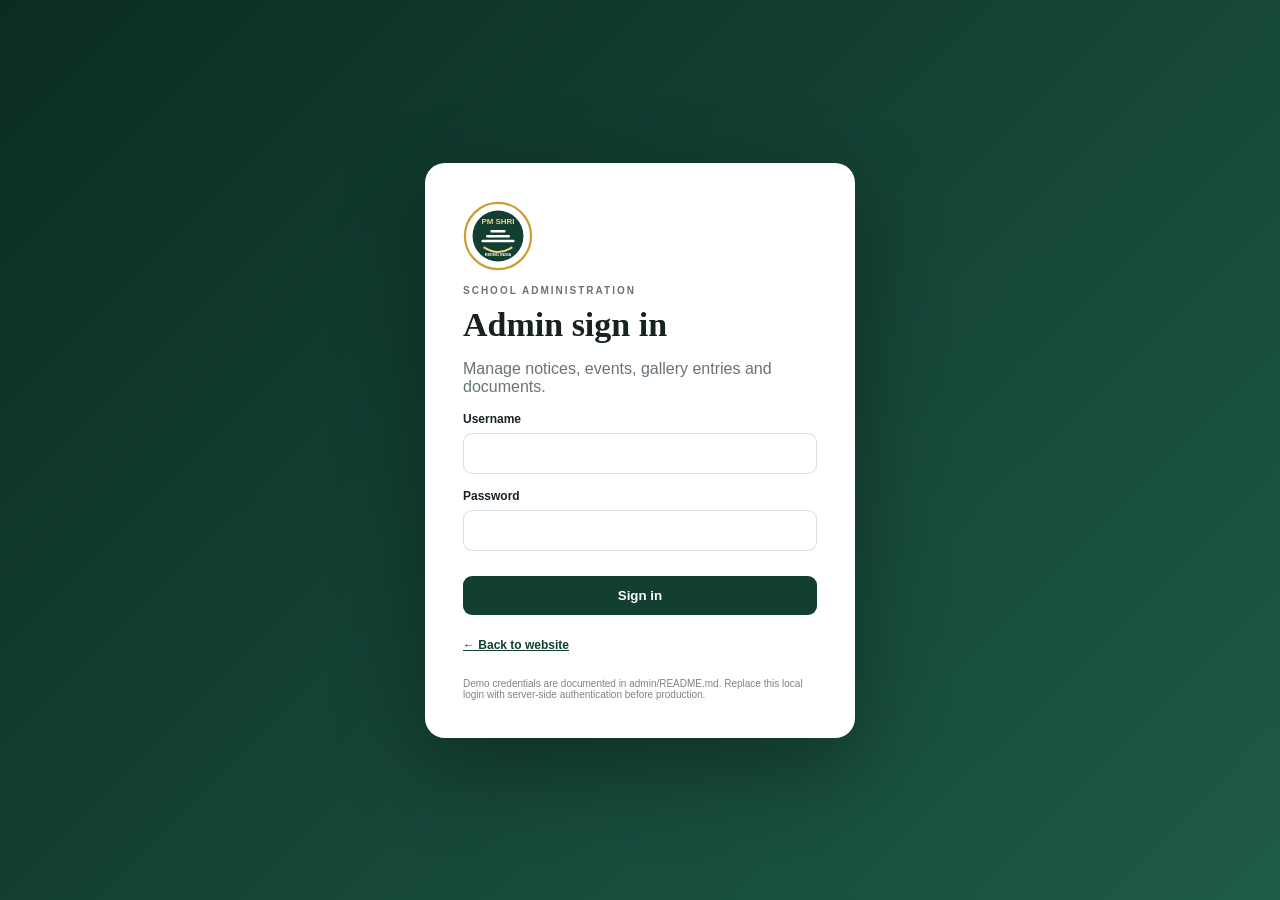
<file: admin/dashboard.html>
<!doctype html><html><head><meta charset="utf-8"><meta name="viewport" content="width=device-width,initial-scale=1"><title>Dashboard | PM SHRI GHSS Jairampur</title><link rel="stylesheet" href="admin.css"></head><body>
<div class="shell"><aside><div class="adminbrand"><img src="../assets/logo.svg"><b>PM SHRI GHSS<br>JAIRAMPUR</b></div><a class="active" href="#overview">Dashboard</a><a href="#notices">Notices</a><a href="#events">Events</a><a href="#gallery">Gallery</a><a href="#documents">Documents</a><button id="logout">Log out</button></aside>
<main><div class="mobilebar"><b>School Admin</b><a href="../index.html">View website</a></div><section id="overview"><p class="eyebrow">ADMINISTRATION</p><h1>School content dashboard</h1><p class="muted">Changes are saved in this browser's local storage for this demo.</p><div class="metricgrid"><div><b id="mN">0</b><span>Notices</span></div><div><b id="mE">0</b><span>Events</span></div><div><b id="mG">0</b><span>Gallery items</span></div><div><b id="mD">0</b><span>Documents</span></div></div></section>
<section id="notices"><h2>Notices</h2><div id="noticesBox"></div><button class="add" onclick="addNotice()">+ Add notice</button></section>
<section id="events"><h2>Events</h2><div id="eventsBox"></div><button class="add" onclick="addEvent()">+ Add event</button></section>
<section id="gallery"><h2>Gallery</h2><p class="muted">Add image paths such as <code>assets/photos/teachers-day.jpg</code> after uploading them to the website.</p><div id="galleryBox"></div><button class="add" onclick="addGallery()">+ Add image</button></section>
<section id="documents"><h2>Documents</h2><p class="muted">Upload PDFs to <code>documents/</code>, then set the relative file path below.</p><div id="documentsBox"></div><button class="add" onclick="addDoc()">+ Add document</button></section>
<button class="save" onclick="saveAll()">Save all changes</button><div id="saved">Saved ✓</div>
</main></div><script src="admin.js"></script></body></html>
</file>
<file: admin/admin.css>
*{box-sizing:border-box}body{margin:0;font-family:Arial,sans-serif;background:#f5f4ef;color:#17231e}.login{min-height:100vh;display:grid;place-items:center;background:linear-gradient(135deg,#0b2c23,#1e5b48)}.loginbox{background:#fff;width:min(430px,92%);padding:38px;border-radius:20px;box-shadow:0 30px 90px #0005}.loginbox img{width:70px}.eyebrow{font-size:10px;letter-spacing:.2em;font-weight:800;color:#a77823}.loginbox h1{font-family:Georgia,serif;font-size:34px;margin:8px 0}.loginbox p{color:#68756f}.loginbox label{display:block;font-size:12px;font-weight:700;margin:15px 0}.loginbox input{display:block;width:100%;margin-top:7px;padding:12px;border:1px solid #d8ded9;border-radius:9px}.loginbox button,.save,.add{border:0;background:#123f32;color:white;padding:12px 17px;border-radius:9px;font-weight:800;cursor:pointer}.loginbox button{width:100%;margin:10px 0 20px}.loginbox a{font-size:12px;font-weight:800;color:#123f32}.loginbox small{display:block;margin-top:25px;color:#7b8580;font-size:10px}.shell{display:grid;grid-template-columns:240px 1fr;min-height:100vh}aside{background:#0b2c23;color:#dbe6e1;padding:24px;position:sticky;top:0;height:100vh}aside a{display:block;padding:12px 10px;color:#c6d3ce;text-decoration:none;border-radius:8px;margin:5px 0;font-size:13px}aside a.active,aside a:hover{background:#174c3b;color:#fff}.adminbrand{display:flex;align-items:center;gap:9px;margin-bottom:30px;color:#fff;font-size:12px}.adminbrand img{width:45px}.adminbrand b{line-height:1.2}aside button{position:absolute;bottom:25px;background:none;border:1px solid #557067;color:#fff;padding:9px 12px;border-radius:8px}.mobilebar{display:none}main{padding:55px min(7vw,85px);max-width:1300px}h1,h2{font-family:Georgia,serif}h1{font-size:45px;margin:5px 0 10px}h2{font-size:30px;margin-top:60px}.muted{color:#6d7873}.metricgrid{display:grid;grid-template-columns:repeat(4,1fr);gap:14px;margin-top:28px}.metricgrid div{background:#fff;border:1px solid #e0e5e1;padding:22px;border-radius:13px}.metricgrid b,.metricgrid span{display:block}.metricgrid b{font-size:27px;color:#123f32}.metricgrid span{font-size:11px;color:#74807b;margin-top:3px}.row{display:grid;grid-template-columns:110px 1fr 1fr auto;gap:10px;background:#fff;border:1px solid #e0e5e1;padding:13px;border-radius:10px;margin:8px 0}.row.galleryrow{grid-template-columns:150px 1fr auto}.row input{width:100%;padding:9px;border:1px solid #d8ded9;border-radius:7px}.row button{border:0;background:#f1ddd6;color:#8b2f1e;border-radius:7px}.add{margin-top:10px;background:#d09c39;color:#17231e}.save{position:fixed;right:25px;bottom:25px;background:#123f32;box-shadow:0 10px 30px #0003}.save+#saved{position:fixed;right:25px;bottom:75px;background:#fff;padding:7px 10px;border-radius:7px;opacity:0;transition:.3s}.show{opacity:1!important}code{background:#e9ece8;padding:2px 5px;border-radius:4px}@media(max-width:800px){.shell{display:block}aside{display:none}.mobilebar{display:flex;justify-content:space-between;background:#0b2c23;color:#fff;padding:16px 5%;position:sticky;top:0;z-index:2}.mobilebar a{color:#e3c378;font-size:12px}main{padding:35px 5%}.metricgrid{grid-template-columns:repeat(2,1fr)}.row,.row.galleryrow{grid-template-columns:1fr}.save{right:15px;bottom:15px}}
</file>
